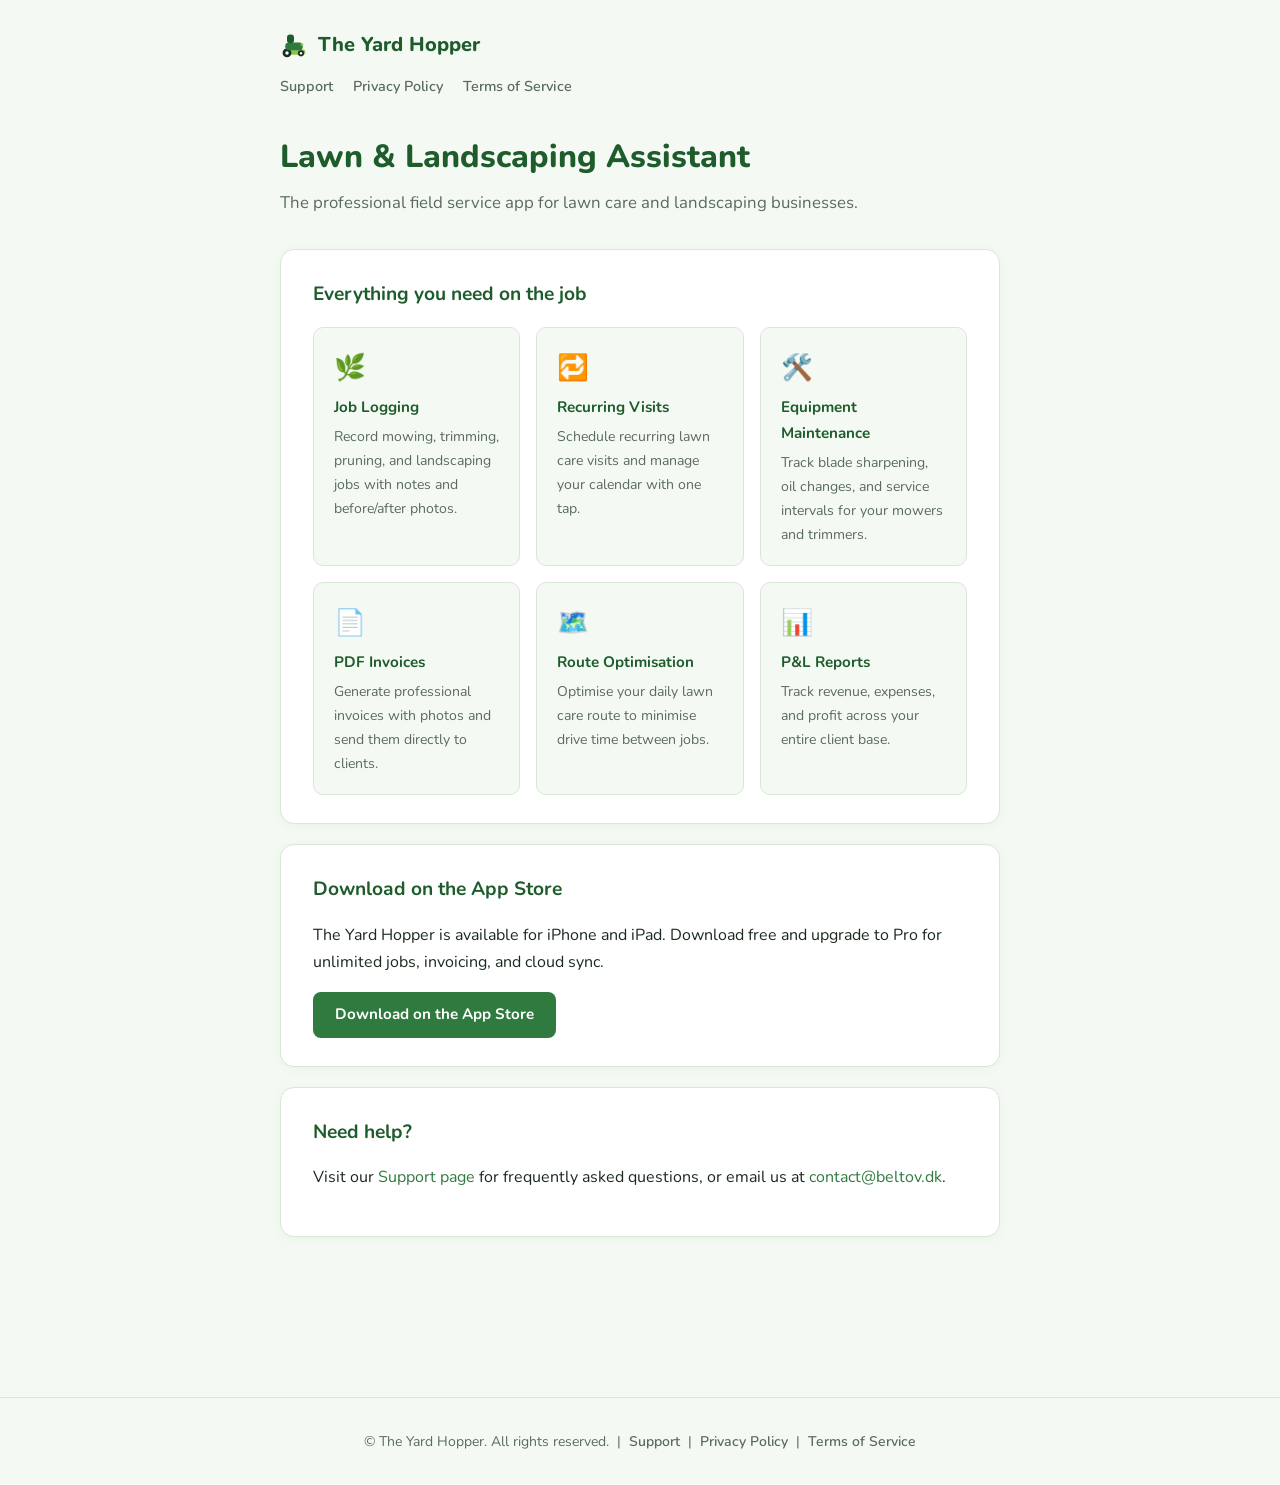
<file: index.html>
<!doctype html>
<html lang="en">
<head>
  <meta charset="utf-8">
  <meta name="viewport" content="width=device-width, initial-scale=1">
  <title>The Yard Hopper — Lawn &amp; Landscaping Assistant</title>
  <meta name="description" content="The Yard Hopper is the mobile field service app for lawn care and landscaping professionals.">
  <link rel="preconnect" href="https://fonts.googleapis.com">
  <link rel="preconnect" href="https://fonts.gstatic.com" crossorigin>
  <link href="https://fonts.googleapis.com/css2?family=Nunito:wght@400;600;700;800&display=swap" rel="stylesheet">
  <link rel="stylesheet" href="./style.css">
</head>
<body>
<div class="wrap">

  <a class="brand" href="./">
    <svg width="28" height="28" viewBox="0 0 64 64" fill="none" xmlns="http://www.w3.org/2000/svg">
      <rect x="6" y="42" width="52" height="12" rx="6" fill="#8BC34A"/>
      <circle cx="16" cy="50" r="10" fill="#1B2A1E"/>
      <circle cx="16" cy="50" r="4" fill="#FFFFFF"/>
      <circle cx="48" cy="51" r="7" fill="#1B2A1E"/>
      <circle cx="48" cy="51" r="2.8" fill="#FFFFFF"/>
      <rect x="12" y="26" width="40" height="18" rx="8" fill="#2F7A3E"/>
      <rect x="16" y="8" width="16" height="20" rx="7" fill="#1F5C2C"/>
      <circle cx="50" cy="31" r="3.2" fill="#8BC34A"/>
    </svg>
    <span>The Yard Hopper</span>
  </a>

  <nav>
    <a href="./support">Support</a>
    <a href="./privacy">Privacy Policy</a>
    <a href="./terms">Terms of Service</a>
  </nav>

  <h1>Lawn &amp; Landscaping Assistant</h1>
  <p class="subtitle">The professional field service app for lawn care and landscaping businesses.</p>

  <section>
    <div class="card">
      <h2>Everything you need on the job</h2>
      <div class="features">
        <div class="feature">
          <div class="icon">🌿</div>
          <h3>Job Logging</h3>
          <p>Record mowing, trimming, pruning, and landscaping jobs with notes and before/after photos.</p>
        </div>
        <div class="feature">
          <div class="icon">🔁</div>
          <h3>Recurring Visits</h3>
          <p>Schedule recurring lawn care visits and manage your calendar with one tap.</p>
        </div>
        <div class="feature">
          <div class="icon">🛠️</div>
          <h3>Equipment Maintenance</h3>
          <p>Track blade sharpening, oil changes, and service intervals for your mowers and trimmers.</p>
        </div>
        <div class="feature">
          <div class="icon">📄</div>
          <h3>PDF Invoices</h3>
          <p>Generate professional invoices with photos and send them directly to clients.</p>
        </div>
        <div class="feature">
          <div class="icon">🗺️</div>
          <h3>Route Optimisation</h3>
          <p>Optimise your daily lawn care route to minimise drive time between jobs.</p>
        </div>
        <div class="feature">
          <div class="icon">📊</div>
          <h3>P&amp;L Reports</h3>
          <p>Track revenue, expenses, and profit across your entire client base.</p>
        </div>
      </div>
    </div>
  </section>

  <section>
    <div class="card">
      <h2>Download on the App Store</h2>
      <p>The Yard Hopper is available for iPhone and iPad. Download free and upgrade to Pro for unlimited jobs, invoicing, and cloud sync.</p>
      <a class="button" href="https://apps.apple.com/app/the-yard-hopper/id6798345633">Download on the App Store</a>
    </div>
  </section>

  <section>
    <div class="card">
      <h2>Need help?</h2>
      <p>Visit our <a href="./support">Support page</a> for frequently asked questions, or email us at <a href="mailto:contact@beltov.dk">contact@beltov.dk</a>.</p>
    </div>
  </section>

</div>

<footer>
  &copy; The Yard Hopper. All rights reserved. &nbsp;|&nbsp;
  <a href="./support">Support</a> &nbsp;|&nbsp;
  <a href="./privacy">Privacy Policy</a> &nbsp;|&nbsp;
  <a href="./terms">Terms of Service</a>
</footer>

</body>
</html>
</file>
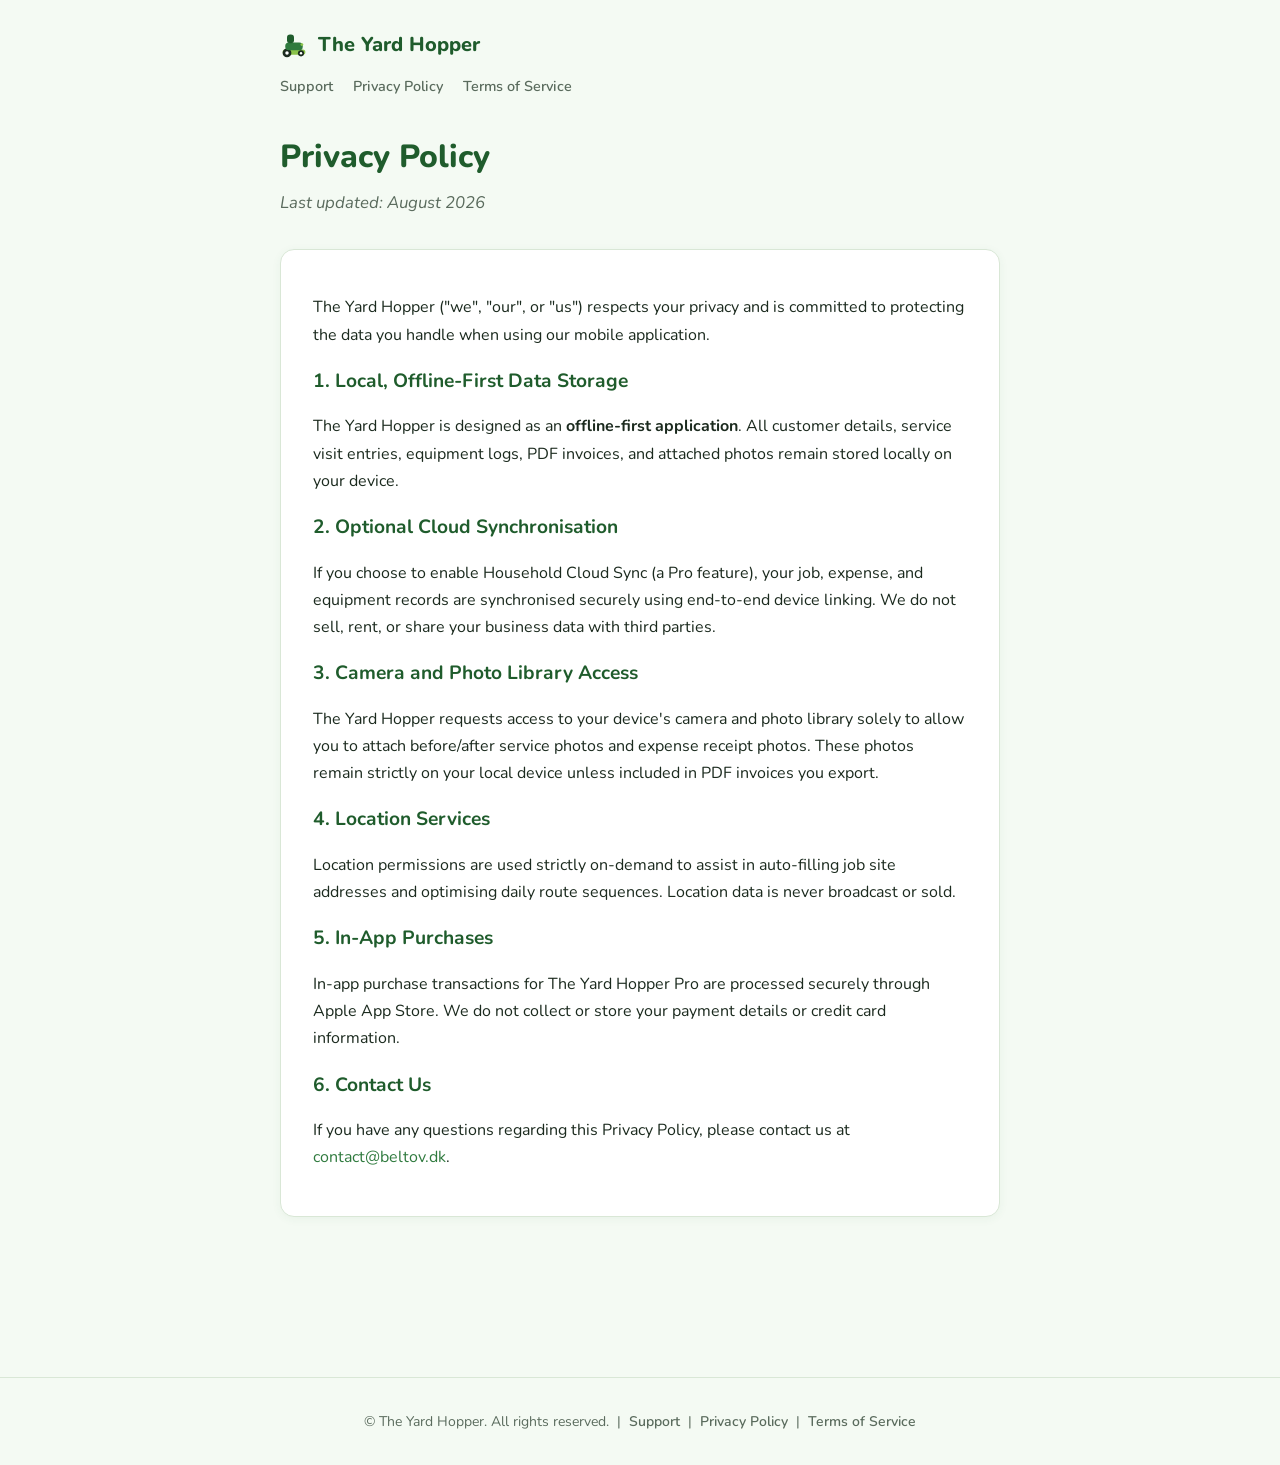
<file: privacy/index.html>
<!doctype html>
<html lang="en">
<head>
  <meta charset="utf-8">
  <meta name="viewport" content="width=device-width, initial-scale=1">
  <title>Privacy Policy — The Yard Hopper</title>
  <meta name="description" content="The Yard Hopper's privacy policy: what data is collected, how it's stored, and your choices.">
  <link rel="preconnect" href="https://fonts.googleapis.com">
  <link rel="preconnect" href="https://fonts.gstatic.com" crossorigin>
  <link href="https://fonts.googleapis.com/css2?family=Nunito:wght@400;600;700;800&display=swap" rel="stylesheet">
  <link rel="stylesheet" href="../style.css">
</head>
<body>
<div class="wrap">

  <a class="brand" href="../">
    <svg width="28" height="28" viewBox="0 0 64 64" fill="none" xmlns="http://www.w3.org/2000/svg">
      <rect x="6" y="42" width="52" height="12" rx="6" fill="#8BC34A"/>
      <circle cx="16" cy="50" r="10" fill="#1B2A1E"/>
      <circle cx="16" cy="50" r="4" fill="#FFFFFF"/>
      <circle cx="48" cy="51" r="7" fill="#1B2A1E"/>
      <circle cx="48" cy="51" r="2.8" fill="#FFFFFF"/>
      <rect x="12" y="26" width="40" height="18" rx="8" fill="#2F7A3E"/>
      <rect x="16" y="8" width="16" height="20" rx="7" fill="#1F5C2C"/>
      <circle cx="50" cy="31" r="3.2" fill="#8BC34A"/>
    </svg>
    <span>The Yard Hopper</span>
  </a>

  <nav>
    <a href="../support">Support</a>
    <a href="./">Privacy Policy</a>
    <a href="../terms">Terms of Service</a>
  </nav>

  <h1>Privacy Policy</h1>
  <p class="subtitle"><em>Last updated: August 2026</em></p>

  <section>
    <div class="card">
      <p>The Yard Hopper ("we", "our", or "us") respects your privacy and is committed to protecting the data you handle when using our mobile application.</p>

      <h2>1. Local, Offline-First Data Storage</h2>
      <p>The Yard Hopper is designed as an <strong>offline-first application</strong>. All customer details, service visit entries, equipment logs, PDF invoices, and attached photos remain stored locally on your device.</p>

      <h2>2. Optional Cloud Synchronisation</h2>
      <p>If you choose to enable Household Cloud Sync (a Pro feature), your job, expense, and equipment records are synchronised securely using end-to-end device linking. We do not sell, rent, or share your business data with third parties.</p>

      <h2>3. Camera and Photo Library Access</h2>
      <p>The Yard Hopper requests access to your device's camera and photo library solely to allow you to attach before/after service photos and expense receipt photos. These photos remain strictly on your local device unless included in PDF invoices you export.</p>

      <h2>4. Location Services</h2>
      <p>Location permissions are used strictly on-demand to assist in auto-filling job site addresses and optimising daily route sequences. Location data is never broadcast or sold.</p>

      <h2>5. In-App Purchases</h2>
      <p>In-app purchase transactions for The Yard Hopper Pro are processed securely through Apple App Store. We do not collect or store your payment details or credit card information.</p>

      <h2>6. Contact Us</h2>
      <p>If you have any questions regarding this Privacy Policy, please contact us at <a href="mailto:contact@beltov.dk">contact@beltov.dk</a>.</p>
    </div>
  </section>

</div>

<footer>
  &copy; The Yard Hopper. All rights reserved. &nbsp;|&nbsp;
  <a href="../support">Support</a> &nbsp;|&nbsp;
  <a href="./">Privacy Policy</a> &nbsp;|&nbsp;
  <a href="../terms">Terms of Service</a>
</footer>

</body>
</html>
</file>
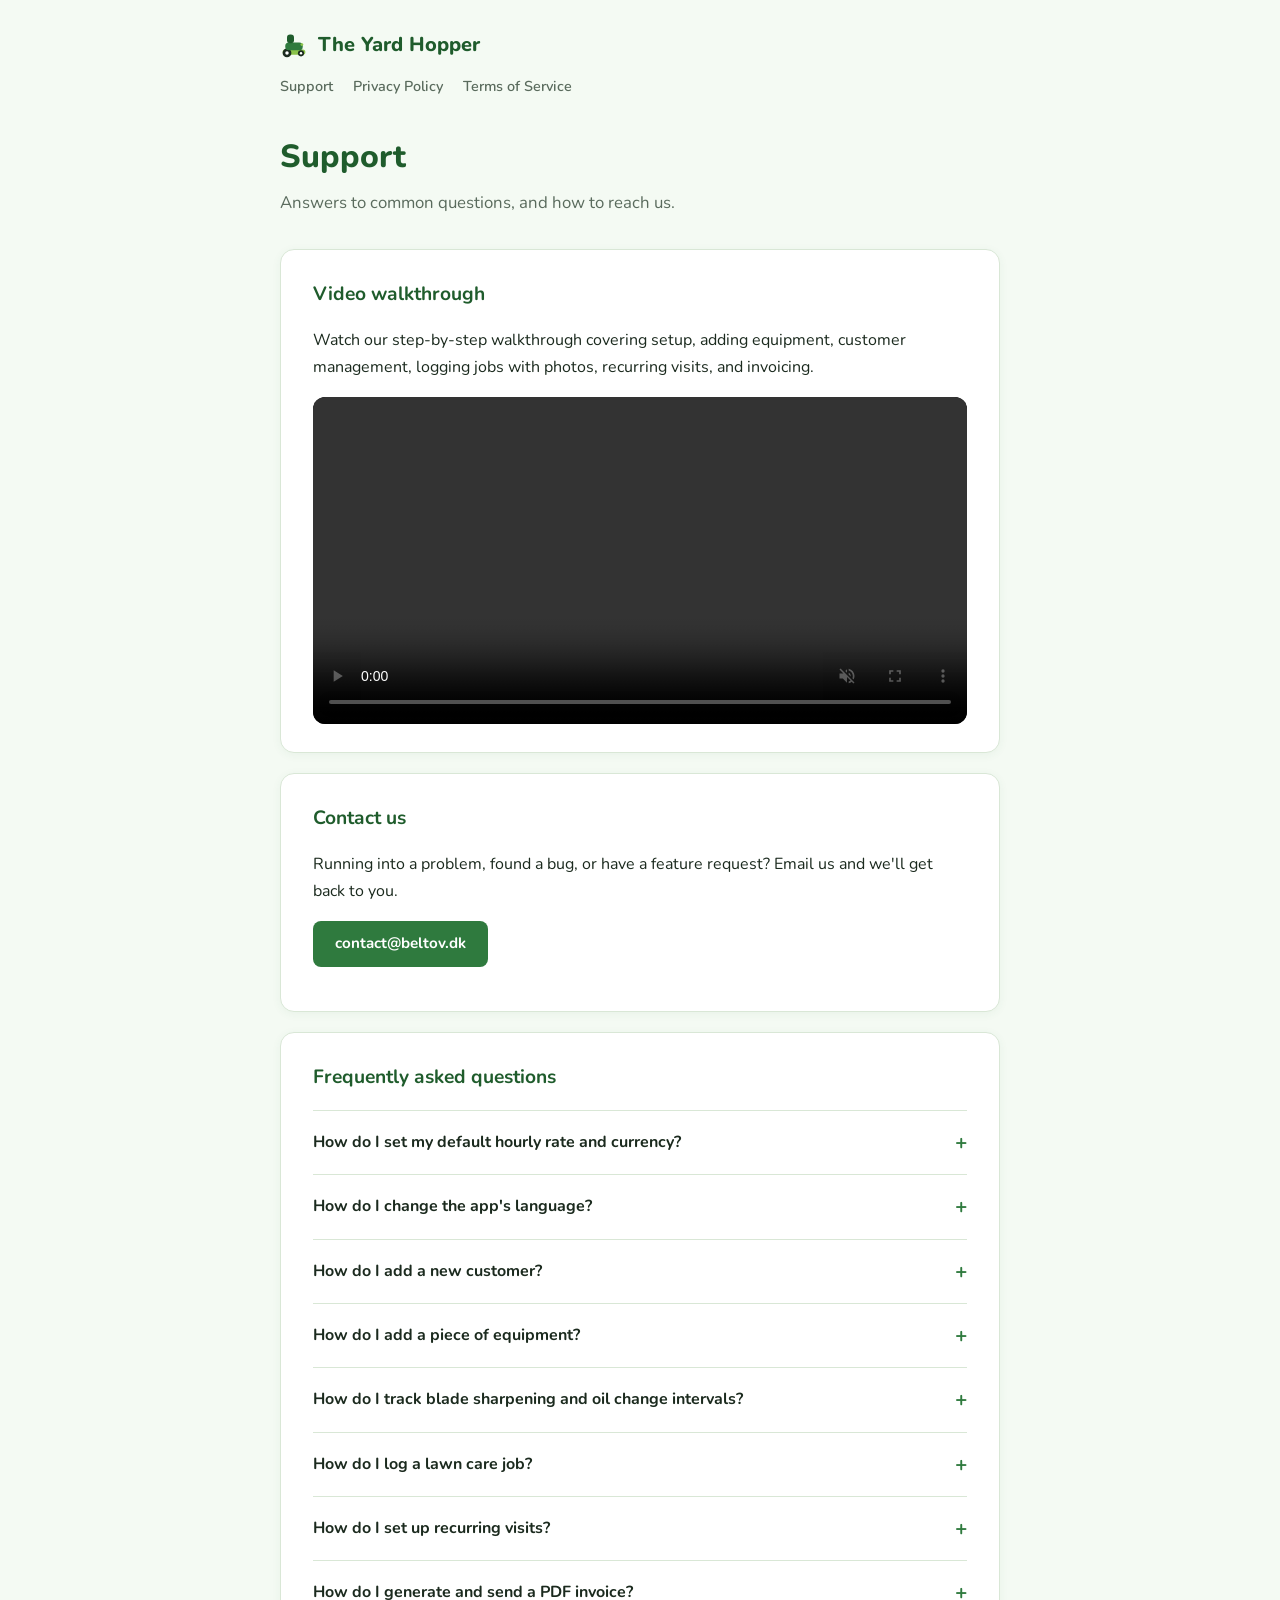
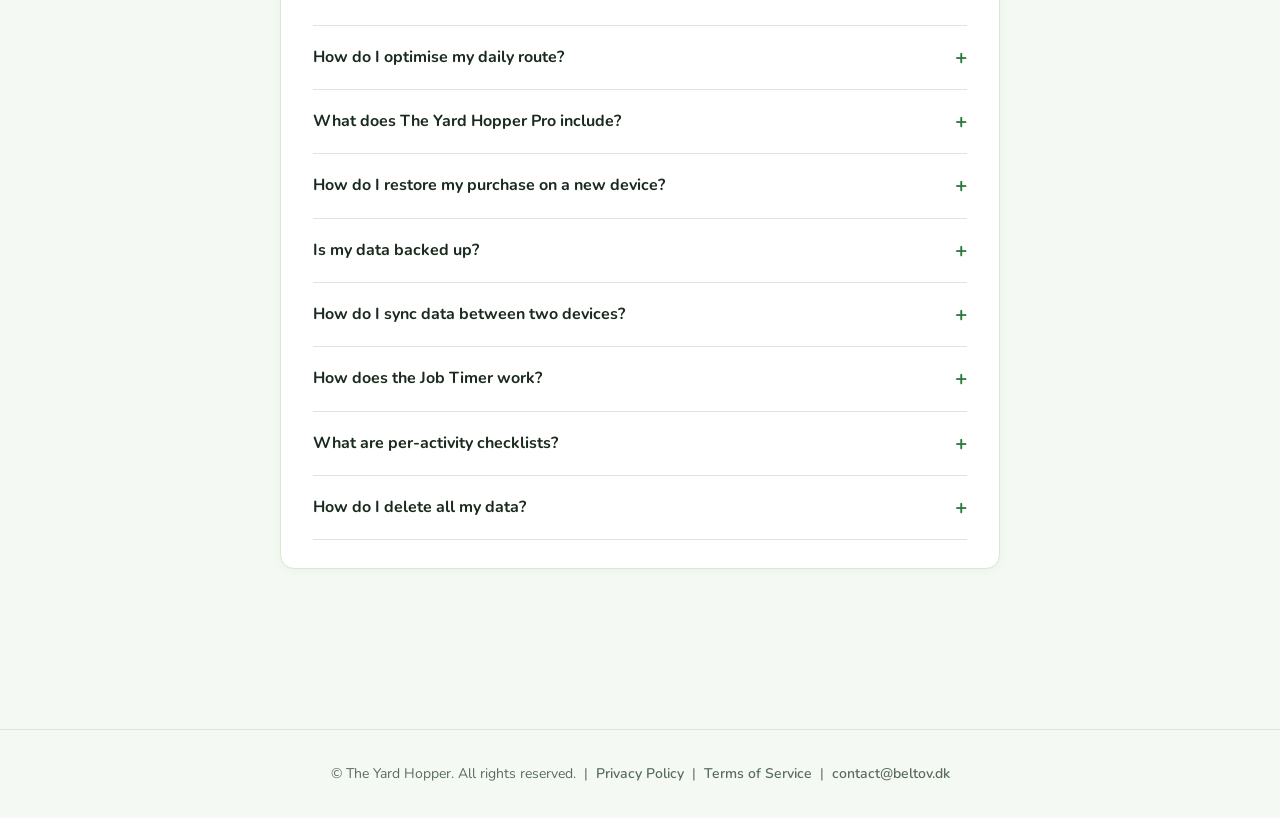
<file: support/index.html>
<!doctype html>
<html lang="en">
<head>
  <meta charset="utf-8">
  <meta name="viewport" content="width=device-width, initial-scale=1">
  <title>Support — The Yard Hopper</title>
  <meta name="description" content="Get help with The Yard Hopper: contact us or browse frequently asked questions.">
  <link rel="preconnect" href="https://fonts.googleapis.com">
  <link rel="preconnect" href="https://fonts.gstatic.com" crossorigin>
  <link href="https://fonts.googleapis.com/css2?family=Nunito:wght@400;600;700;800&display=swap" rel="stylesheet">
  <link rel="stylesheet" href="../style.css">
</head>
<body>
<div class="wrap">

  <a class="brand" href="../">
    <svg width="28" height="28" viewBox="0 0 64 64" fill="none" xmlns="http://www.w3.org/2000/svg">
      <rect x="6" y="42" width="52" height="12" rx="6" fill="#8BC34A"/>
      <circle cx="16" cy="50" r="10" fill="#1B2A1E"/>
      <circle cx="16" cy="50" r="4" fill="#FFFFFF"/>
      <circle cx="48" cy="51" r="7" fill="#1B2A1E"/>
      <circle cx="48" cy="51" r="2.8" fill="#FFFFFF"/>
      <rect x="12" y="26" width="40" height="18" rx="8" fill="#2F7A3E"/>
      <rect x="16" y="8" width="16" height="20" rx="7" fill="#1F5C2C"/>
      <circle cx="50" cy="31" r="3.2" fill="#8BC34A"/>
    </svg>
    <span>The Yard Hopper</span>
  </a>

  <nav>
    <a href="./">Support</a>
    <a href="../privacy">Privacy Policy</a>
    <a href="../terms">Terms of Service</a>
  </nav>

  <h1>Support</h1>
  <p class="subtitle">Answers to common questions, and how to reach us.</p>

  <section>
    <div class="card">
      <h2>Video walkthrough</h2>
      <p>Watch our step-by-step walkthrough covering setup, adding equipment, customer management, logging jobs with photos, recurring visits, and invoicing.</p>
      <div class="video-wrap">
        <video controls muted preload="metadata" width="100%">
          <source src="../assets/getting-started-walkthrough.mp4" type="video/mp4">
          Your browser does not support the video tag.
        </video>
      </div>
    </div>
  </section>

  <section>
    <div class="card">
      <h2>Contact us</h2>
      <p>Running into a problem, found a bug, or have a feature request? Email us and we'll get back to you.</p>
      <p><a class="button" href="mailto:contact@beltov.dk">contact@beltov.dk</a></p>
    </div>
  </section>

  <section>
    <div class="card">
      <h2>Frequently asked questions</h2>

      <details>
        <summary>How do I set my default hourly rate and currency?</summary>
        <p>Go to <strong>Settings</strong> and set your default hourly rate and preferred currency. These pre-fill every new job automatically, saving time in the field.</p>
      </details>

      <details>
        <summary>How do I change the app's language?</summary>
        <p>Go to <strong>Settings → Language</strong> and pick from the list, or choose "System default" to follow your device's language automatically.</p>
      </details>

      <details>
        <summary>How do I add a new customer?</summary>
        <p>Open <strong>New Job</strong>, tap the customer field, and choose "Add New Customer." You only need to do this once — they'll appear in every future job. For fuller details (address, email, phone, default rate) manage customers from the Invoices tab.</p>
      </details>

      <details>
        <summary>How do I add a piece of equipment?</summary>
        <p>Go to the <strong>Equipment &amp; Maintenance</strong> tab and tap +. Add your ride-on mowers, push mowers, string trimmers, hedge trimmers, leaf blowers, and other tools. The Yard Hopper tracks blade hours, oil change intervals, and engine hours, alerting you when service is due.</p>
      </details>

      <details>
        <summary>How do I track blade sharpening and oil change intervals?</summary>
        <p>When adding or editing equipment, set the <strong>service intervals</strong> (blade hours, oil change hours). After each service, log a <em>Blade Sharpening</em> or <em>Oil Change</em> event to reset the counters automatically.</p>
      </details>

      <details>
        <summary>How do I log a lawn care job?</summary>
        <p>Tap <strong>New Job</strong>, select the customer and date, choose activities (mowing, trimming, edging, pruning, etc.), enter hours, and optionally add before/after photos. Tap Save — the job is available for invoicing immediately.</p>
      </details>

      <details>
        <summary>How do I set up recurring visits?</summary>
        <p>After creating a job, tap <strong>Make Recurring</strong> to set weekly, bi-weekly, or monthly visit schedules. The app will pre-populate your calendar and remind you on the day.</p>
      </details>

      <details>
        <summary>How do I generate and send a PDF invoice?</summary>
        <p>Open the <strong>Invoices</strong> tab, create or find the invoice, then tap <strong>Export PDF</strong>. Share it directly via email, AirDrop, or any app on your device.</p>
      </details>

      <details>
        <summary>How do I optimise my daily route?</summary>
        <p>On the <strong>Schedule</strong> tab, once a day has two or more jobs with a location saved, a <strong>Route order</strong> toggle appears for that day. Turn it on to reorder those jobs by shortest distance between them, with a number badge showing each stop's place in the sequence.</p>
      </details>

      <details>
        <summary>What does The Yard Hopper Pro include?</summary>
        <p>Pro unlocks unlimited jobs and customers, PDF invoice generation, route optimisation, equipment maintenance tracking with automatic hour resets, photo attachments, expense tracking, profit &amp; loss reports, automatic backups, multi-device sync, a job timer, and per-activity checklists.</p>
      </details>

      <details>
        <summary>How do I restore my purchase on a new device?</summary>
        <p>Open the app, go to <strong>Settings → Restore Purchases</strong>. Make sure you're signed in with the same Apple ID used for the original purchase.</p>
      </details>

      <details>
        <summary>Is my data backed up?</summary>
        <p>All data is stored locally on your device (offline-first). Pro users can turn on <strong>Automatic Backups</strong> (Settings → Automatic backups) to create a dated backup file on a schedule you choose, which you can save to iCloud Drive. We also recommend enabling iCloud Backup on your iPhone so your data is included in Apple's standard device backup.</p>
      </details>

      <details>
        <summary>How do I sync data between two devices?</summary>
        <p>Go to <strong>Settings → Multi-device sync</strong> (Pro) and tap <strong>Save a sync file</strong>. Store it in iCloud Drive, Files, or any cloud-storage app, then open that same file from your other device's <strong>Settings → Multi-device sync → Load &amp; merge</strong>. The Yard Hopper merges the two devices' data automatically — whichever side has the newest change to a job, customer, invoice, expense, or piece of equipment wins, so nothing recent is lost. There's no account, password, or always-on server involved — it all travels through a file you control.</p>
      </details>

      <details>
        <summary>How does the Job Timer work?</summary>
        <p>Pro users can turn on the Job Timer in <strong>Settings → General settings</strong>. Tap Start Timer on the Dashboard when you begin a job — it keeps tracking even if you switch apps. Tap Stop and the elapsed time is rounded up to whichever increment you've set under "Round time to" (5, 10, or 15 minutes, or Off), then dropped straight into a new Job Entry ready to save.</p>
      </details>

      <details>
        <summary>What are per-activity checklists?</summary>
        <p>When you choose one or more activities for a job (mowing, trimming, edging, pruning, etc.), The Yard Hopper Pro automatically attaches a checklist of the typical steps for those activities to the Job Entry screen. Check items off as you complete them in the field — your progress is saved with the job.</p>
      </details>

      <details>
        <summary>How do I delete all my data?</summary>
        <p>Go to <strong>Settings → Data &amp; Privacy → Delete All Data</strong>. You'll be asked to confirm twice, since this can't be undone. It permanently removes every job, customer, invoice, expense, equipment record, and photo from this device — a sync file you've already saved elsewhere, or another device's own copy, is unaffected.</p>
      </details>

    </div>
  </section>

</div>

<footer>
  &copy; The Yard Hopper. All rights reserved. &nbsp;|&nbsp;
  <a href="../privacy">Privacy Policy</a> &nbsp;|&nbsp;
  <a href="../terms">Terms of Service</a> &nbsp;|&nbsp;
  <a href="mailto:contact@beltov.dk">contact@beltov.dk</a>
</footer>

</body>
</html>
</file>
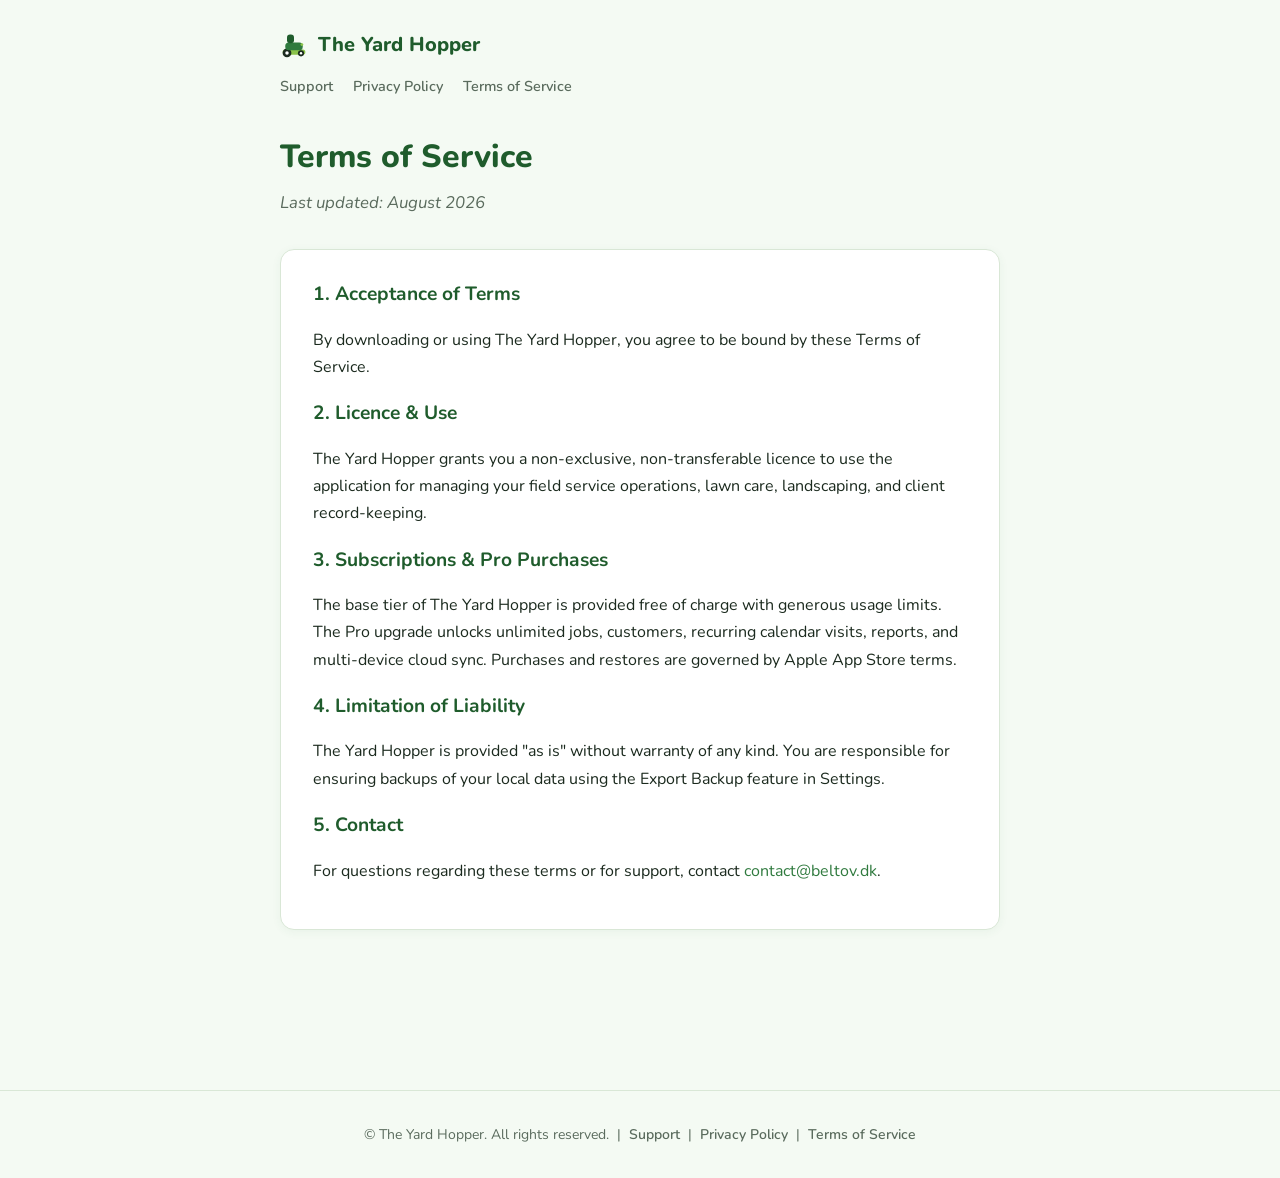
<file: terms/index.html>
<!doctype html>
<html lang="en">
<head>
  <meta charset="utf-8">
  <meta name="viewport" content="width=device-width, initial-scale=1">
  <title>Terms of Service — The Yard Hopper</title>
  <meta name="description" content="The Yard Hopper terms of service.">
  <link rel="preconnect" href="https://fonts.googleapis.com">
  <link rel="preconnect" href="https://fonts.gstatic.com" crossorigin>
  <link href="https://fonts.googleapis.com/css2?family=Nunito:wght@400;600;700;800&display=swap" rel="stylesheet">
  <link rel="stylesheet" href="../style.css">
</head>
<body>
<div class="wrap">

  <a class="brand" href="../">
    <svg width="28" height="28" viewBox="0 0 64 64" fill="none" xmlns="http://www.w3.org/2000/svg">
      <rect x="6" y="42" width="52" height="12" rx="6" fill="#8BC34A"/>
      <circle cx="16" cy="50" r="10" fill="#1B2A1E"/>
      <circle cx="16" cy="50" r="4" fill="#FFFFFF"/>
      <circle cx="48" cy="51" r="7" fill="#1B2A1E"/>
      <circle cx="48" cy="51" r="2.8" fill="#FFFFFF"/>
      <rect x="12" y="26" width="40" height="18" rx="8" fill="#2F7A3E"/>
      <rect x="16" y="8" width="16" height="20" rx="7" fill="#1F5C2C"/>
      <circle cx="50" cy="31" r="3.2" fill="#8BC34A"/>
    </svg>
    <span>The Yard Hopper</span>
  </a>

  <nav>
    <a href="../support">Support</a>
    <a href="../privacy">Privacy Policy</a>
    <a href="./">Terms of Service</a>
  </nav>

  <h1>Terms of Service</h1>
  <p class="subtitle"><em>Last updated: August 2026</em></p>

  <section>
    <div class="card">
      <h2>1. Acceptance of Terms</h2>
      <p>By downloading or using The Yard Hopper, you agree to be bound by these Terms of Service.</p>

      <h2>2. Licence &amp; Use</h2>
      <p>The Yard Hopper grants you a non-exclusive, non-transferable licence to use the application for managing your field service operations, lawn care, landscaping, and client record-keeping.</p>

      <h2>3. Subscriptions &amp; Pro Purchases</h2>
      <p>The base tier of The Yard Hopper is provided free of charge with generous usage limits. The Pro upgrade unlocks unlimited jobs, customers, recurring calendar visits, reports, and multi-device cloud sync. Purchases and restores are governed by Apple App Store terms.</p>

      <h2>4. Limitation of Liability</h2>
      <p>The Yard Hopper is provided "as is" without warranty of any kind. You are responsible for ensuring backups of your local data using the Export Backup feature in Settings.</p>

      <h2>5. Contact</h2>
      <p>For questions regarding these terms or for support, contact <a href="mailto:contact@beltov.dk">contact@beltov.dk</a>.</p>
    </div>
  </section>

</div>

<footer>
  &copy; The Yard Hopper. All rights reserved. &nbsp;|&nbsp;
  <a href="../support">Support</a> &nbsp;|&nbsp;
  <a href="../privacy">Privacy Policy</a> &nbsp;|&nbsp;
  <a href="./">Terms of Service</a>
</footer>

</body>
</html>
</file>
<file: style.css>
/* ─── The Yard Hopper — shared site styles ─── */
:root {
  --primary:      #2F7A3E;
  --primary-dark: #1F5C2C;
  --accent:       #8BC34A;
  --bg:           #F4FAF3;
  --surface:      #FFFFFF;
  --text:         #1B2A1E;
  --text-muted:   #5A6B5D;
  --border:       #D9E7D6;
}

*, *::before, *::after { box-sizing: border-box; }

body {
  font-family: 'Nunito', -apple-system, BlinkMacSystemFont, 'Segoe UI', sans-serif;
  background: var(--bg);
  color: var(--text);
  margin: 0;
  padding: 0;
  line-height: 1.7;
}

.wrap { max-width: 760px; margin: 0 auto; padding: 0 20px 80px; }

.brand {
  display: inline-flex; align-items: center; gap: 10px;
  font-size: 20px; font-weight: 800; color: var(--primary-dark);
  text-decoration: none; padding: 28px 0 8px;
}
.brand svg { flex-shrink: 0; }

nav { margin: 4px 0 32px; font-size: 0.9rem; }
nav a { margin-right: 16px; font-weight: 600; color: var(--text-muted); text-decoration: none; }
nav a:hover { color: var(--primary-dark); text-decoration: underline; }

h1 { font-size: 2rem; font-weight: 800; margin: 8px 0 4px; color: var(--primary-dark); }
h2 { font-size: 1.2rem; font-weight: 700; color: var(--primary-dark); margin-top: 0; }
h3 { font-size: 1rem; font-weight: 700; color: var(--primary-dark); }
.subtitle { color: var(--text-muted); margin: 0 0 32px; font-size: 1.05rem; }

a { color: var(--primary); text-decoration: none; }
a:hover { text-decoration: underline; }

.card {
  background: var(--surface); border: 1px solid var(--border);
  border-radius: 14px; padding: 28px 32px; margin-bottom: 20px;
  box-shadow: 0 2px 10px rgba(47,122,62,.06);
}

section { margin-bottom: 4px; }

.button {
  display: inline-block; background: var(--primary); color: #fff !important;
  padding: 10px 22px; border-radius: 8px; font-weight: 700;
  text-decoration: none !important; font-size: 0.95rem; transition: background .15s;
}
.button:hover { background: var(--primary-dark); }

details { border-top: 1px solid var(--border); padding: 14px 0; }
details:last-child { border-bottom: 1px solid var(--border); }
summary {
  font-weight: 700; cursor: pointer; list-style: none;
  display: flex; justify-content: space-between; align-items: center; gap: 12px;
}
summary::-webkit-details-marker { display: none; }
summary::after { content: '+'; font-size: 1.3rem; color: var(--primary); flex-shrink: 0; }
details[open] summary::after { content: '−'; }
details p { margin: 10px 0 0; }

.features {
  display: grid; grid-template-columns: repeat(auto-fit, minmax(200px, 1fr)); gap: 16px; margin-top: 8px;
}
.feature { background: var(--bg); border: 1px solid var(--border); border-radius: 10px; padding: 18px 20px; }
.feature .icon { font-size: 1.6rem; margin-bottom: 6px; }
.feature h3 { margin: 0 0 4px; font-size: 0.95rem; }
.feature p { margin: 0; font-size: 0.88rem; color: var(--text-muted); }

.video-wrap {
  position: relative; width: 100%; border-radius: 12px;
  overflow: hidden; background: #000; margin-top: 14px;
}
.video-wrap video { display: block; width: 100%; height: auto; border-radius: 12px; }

footer {
  text-align: center; padding: 32px 20px; color: var(--text-muted);
  font-size: 14px; border-top: 1px solid var(--border); margin-top: 60px;
}
footer a { color: var(--text-muted); font-weight: 600; }
</file>
